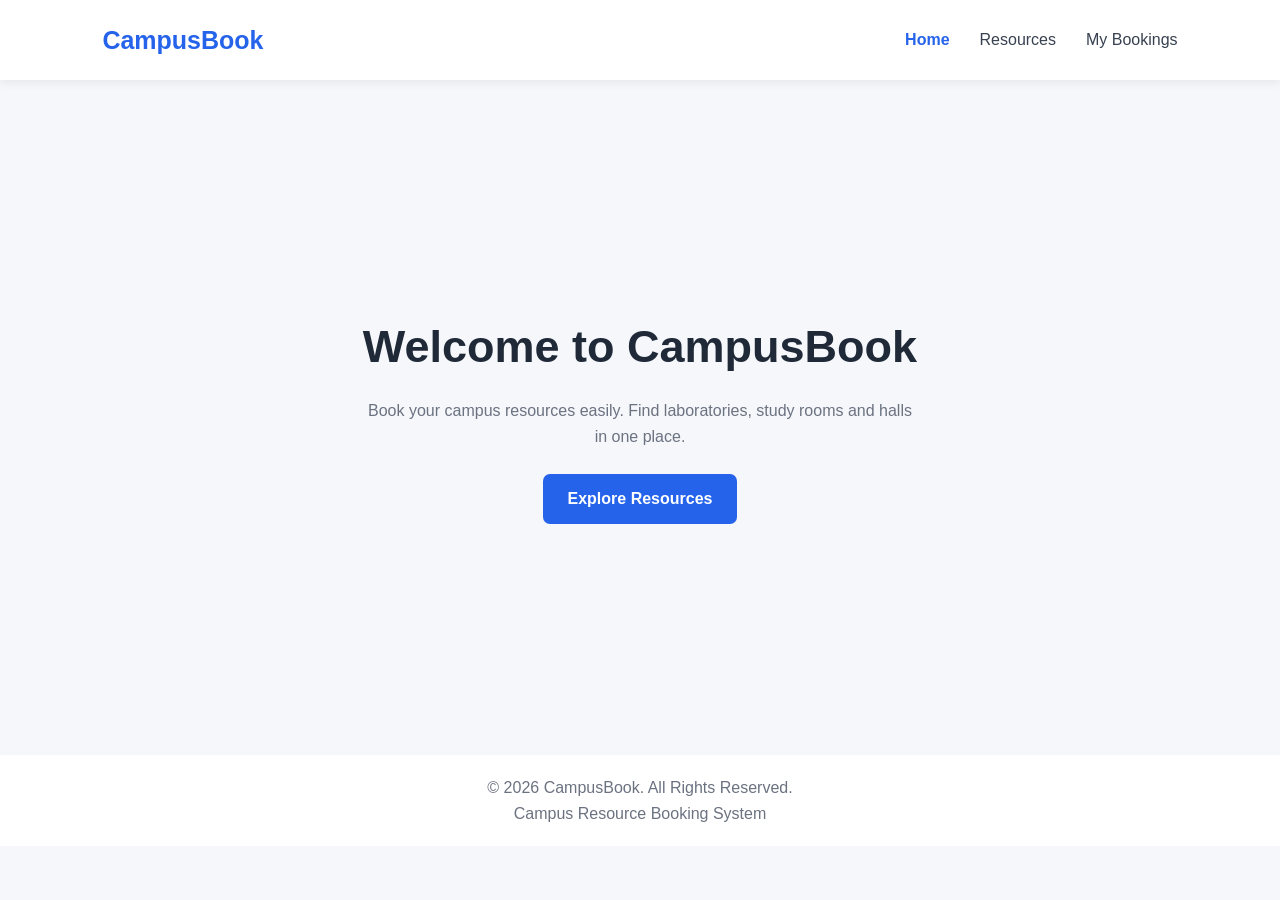
<file: index.html>
<!DOCTYPE html>
<html lang="en">

<head>
    <meta charset="UTF-8">
    <meta name="viewport" content="width=device-width, initial-scale=1.0">

    <title>CampusBook | Campus Resource Booking</title>

    <link rel="stylesheet" href="css/style.css">
</head>

<body>

    <!-- Navigation Bar -->
        <div id="navbar"></div>


    <!-- Main Content -->
    <main>

        <section class="hero">

            <h1>Welcome to CampusBook</h1>

            <p>
                Book your campus resources easily.
                Find laboratories, study rooms and halls
                in one place.
            </p>

            <a href="resources.html" class="btn">
                Explore Resources
            </a>

        </section>

    </main>


    <!-- Footer -->
        <div id="footer"></div>

    <script src="js/data.js"></script>
    <script src="js/storage.js"></script>
    <script src="js/timeutils.js"></script>

    <script src="js/data.js"></script>
<script src="js/storage.js"></script>
<script src="js/timeutils.js"></script>
<script src="js/ui.js"></script>

</body>

</html>
</file>
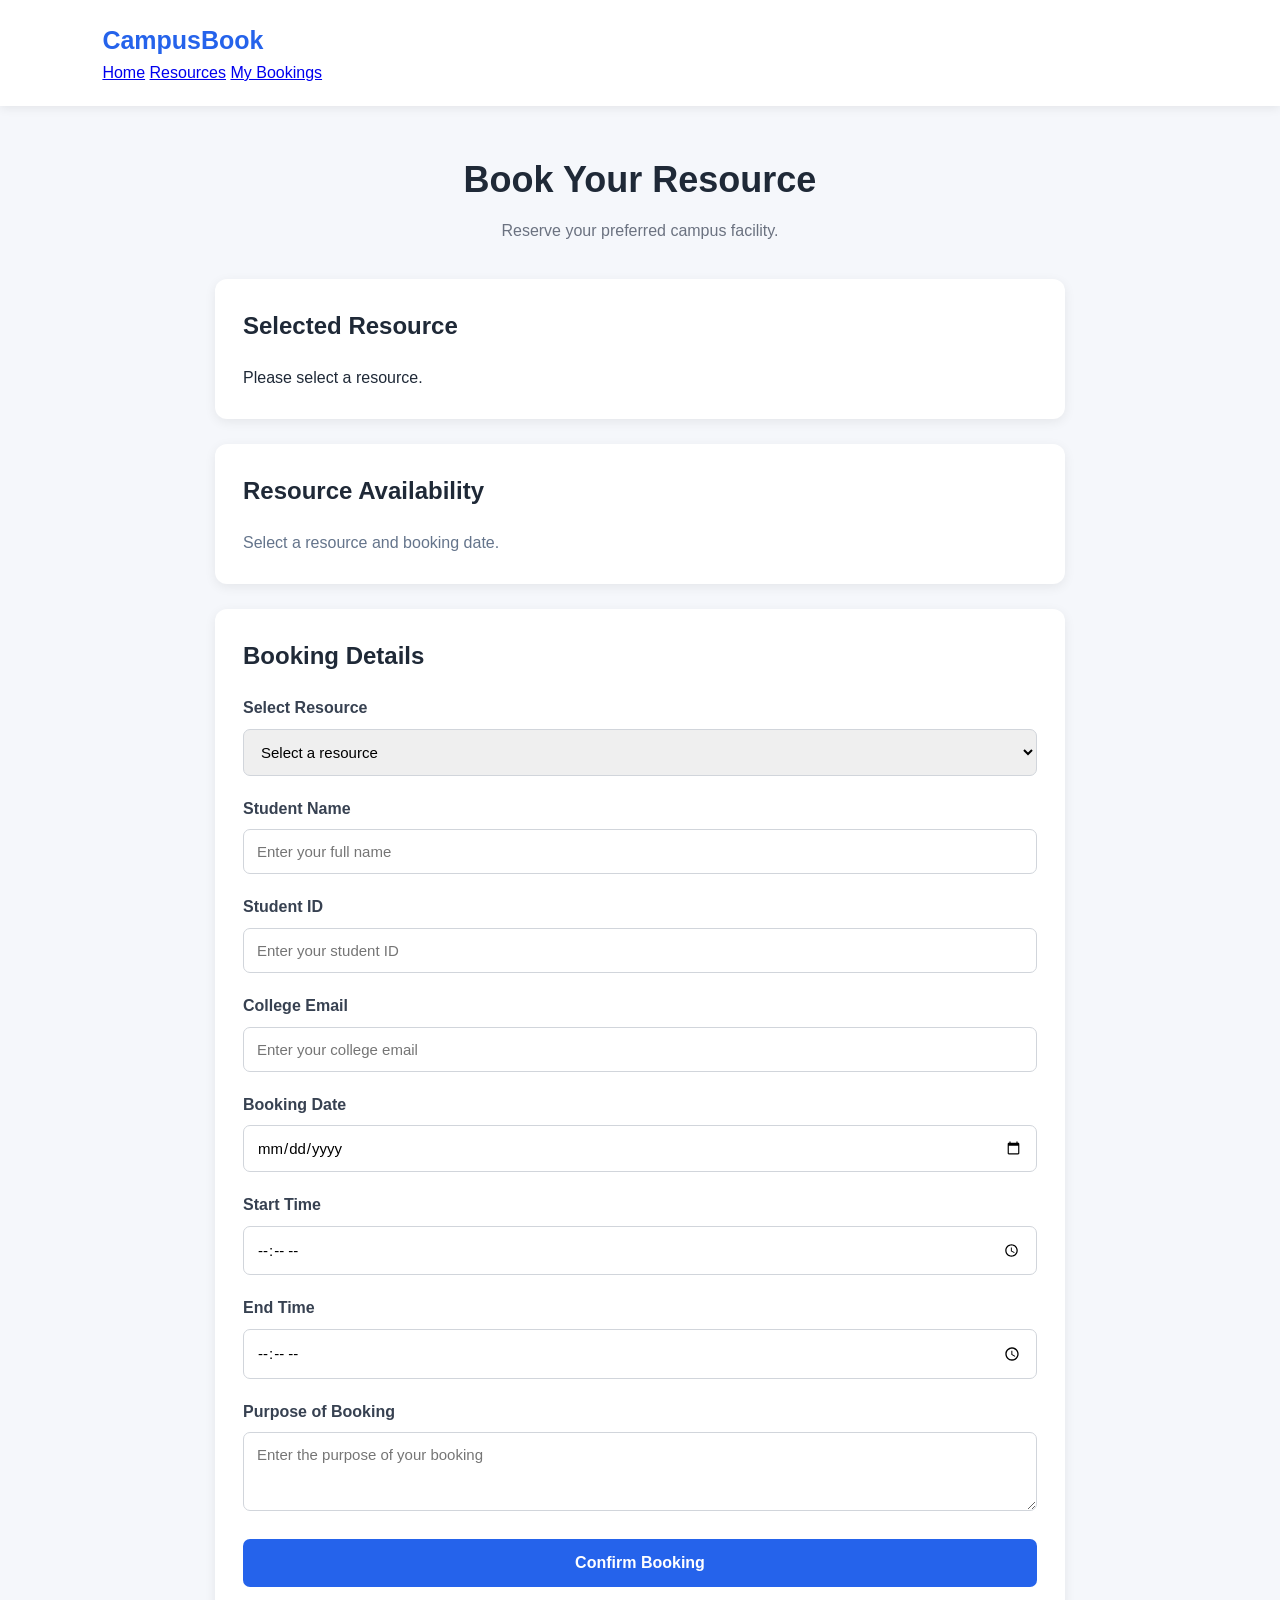
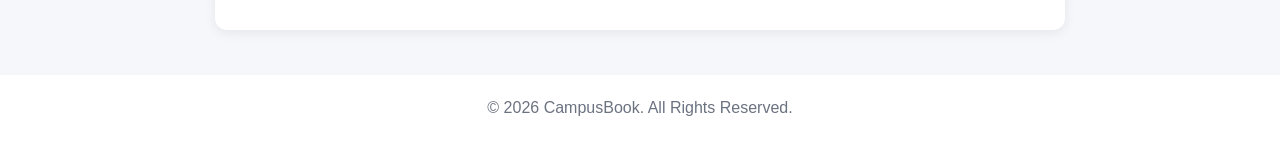
<file: book.html>
<!DOCTYPE html>
<html lang="en">

<head>
    <meta charset="UTF-8">
    <meta name="viewport" content="width=device-width, initial-scale=1.0">

    <title>Book Resource | CampusBook</title>

    <link rel="stylesheet" href="css/style.css">
</head>

<body>

    <!-- NAVBAR -->

    <header class="navbar">

        <div class="nav-container">

            <a href="index.html" class="logo">
                CampusBook
            </a>

            <nav>
                <a href="index.html">Home</a>
                <a href="resources.html">Resources</a>
                <a href="my-bookings.html">My Bookings</a>
            </nav>

        </div>

    </header>


    <!-- BOOKING PAGE -->

    <main class="booking-container">

        <section class="booking-heading">

            <h1>Book Your Resource</h1>

            <p>
                Reserve your preferred campus facility.
            </p>

        </section>


        <!-- SELECTED RESOURCE -->

        <section class="selected-resource">

            <h2>Selected Resource</h2>

            <div id="resourceDetails">

                <p>Loading resource information...</p>

            </div>

        </section>

        <!-- RESOURCE AVAILABILITY -->

<section class="selected-resource">

    <h2>Resource Availability</h2>

    <div id="availabilityStatus">
        <p>Select a resource, date and time to check availability.</p>
    </div>

    <div id="bookedSlots"></div>

</section>




        <!-- BOOKING FORM -->

        <section class="booking-form-section">

            <h2>Booking Details</h2>

            <form id="bookingForm">

                <!-- Resource -->

                <div class="form-group">

                    <label for="resourceSelect">
                        Select Resource
                    </label>

                    <select id="resourceSelect" required>

                        <option value="">
                            Select a resource
                        </option>

                    </select>

                </div>


                <!-- Student Name -->

                <div class="form-group">

                    <label for="studentName">
                        Student Name
                    </label>

                    <input
                        type="text"
                        id="studentName"
                        placeholder="Enter your full name"
                        required
                    >

                </div>


                <!-- Student ID -->

                <div class="form-group">

                    <label for="studentId">
                        Student ID
                    </label>

                    <input
                        type="text"
                        id="studentId"
                        placeholder="Enter your student ID"
                        required
                    >

                </div>


                <!-- Email -->

                <div class="form-group">

                    <label for="studentEmail">
                        College Email
                    </label>

                    <input
                        type="email"
                        id="studentEmail"
                        placeholder="Enter your college email"
                        required
                    >

                </div>


                <!-- Date -->

                <div class="form-group">

                    <label for="bookingDate">
                        Booking Date
                    </label>

                    <input
                        type="date"
                        id="bookingDate"
                        required
                    >

                </div>


                <!-- Start Time -->

                <div class="form-group">

                    <label for="startTime">
                        Start Time
                    </label>

                    <input
                        type="time"
                        id="startTime"
                        required
                    >

                </div>


                <!-- End Time -->

                <div class="form-group">

                    <label for="endTime">
                        End Time
                    </label>

                    <input
                        type="time"
                        id="endTime"
                        required
                    >

                </div>


                <!-- Purpose -->

                <div class="form-group">

                    <label for="purpose">
                        Purpose of Booking
                    </label>

                    <textarea
                        id="purpose"
                        rows="3"
                        placeholder="Enter the purpose of your booking"
                        required
                    ></textarea>

                </div>


                <!-- Submit -->

                <button type="submit" class="btn">
                    Confirm Booking
                </button>


                <!-- Message -->

                <div id="bookingMessage"></div>

            </form>

        </section>

    </main>


    <!-- FOOTER -->

    <footer class="footer">

        <p>
            © 2026 CampusBook. All Rights Reserved.
        </p>

    </footer>


    <!-- JAVASCRIPT FILES -->

    <script src="js/data.js"></script>
    <script src="js/storage.js"></script>
    <script src="js/timeutils.js"></script>
    <script src="js/ui.js"></script>
    <script src="js/booking.js"></script>

</body>

</html>
</file>
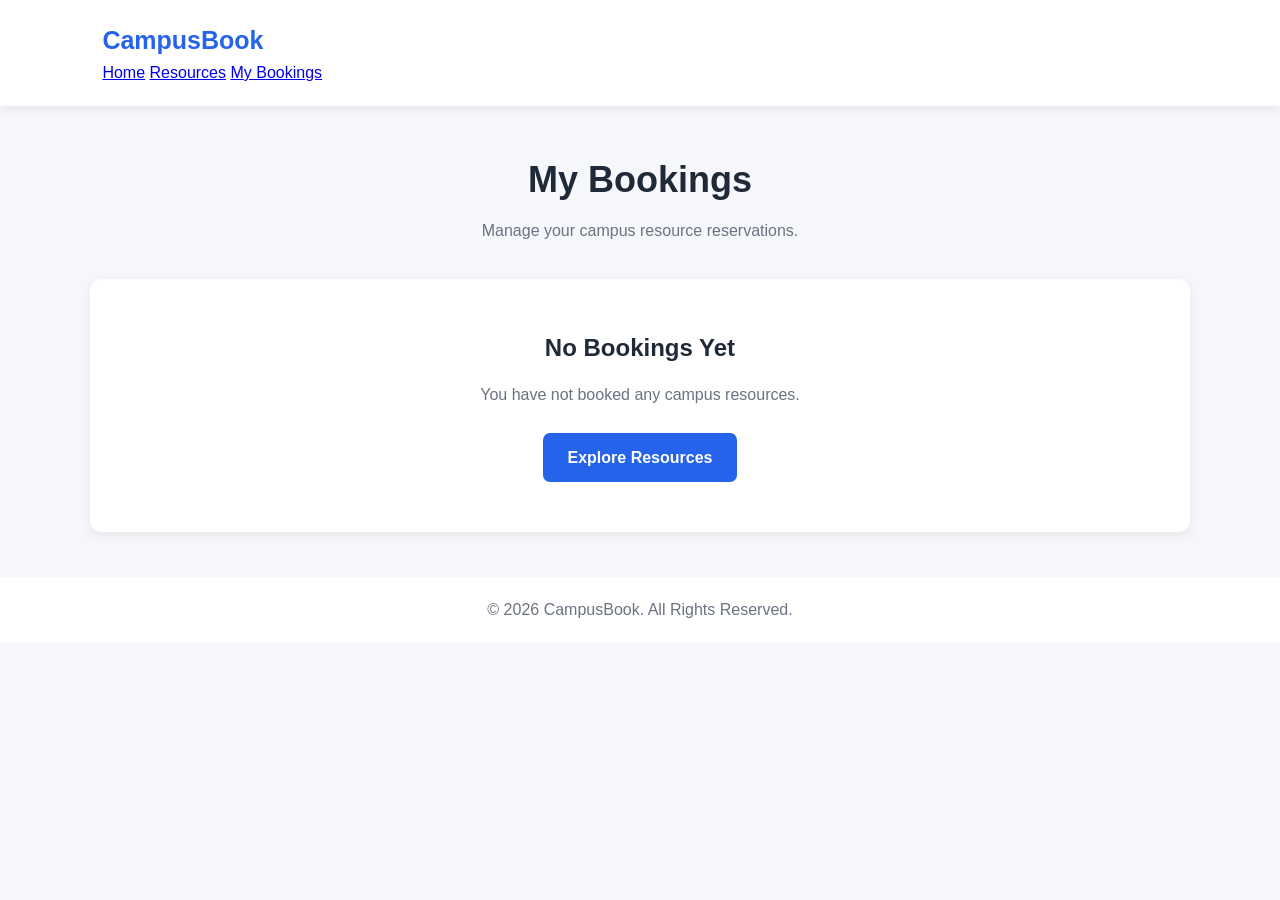
<file: my-bookings.html>
<!DOCTYPE html>
<html lang="en">

<head>
    <meta charset="UTF-8">
    <meta name="viewport" content="width=device-width, initial-scale=1.0">

    <title>My Bookings | CampusBook</title>

    <link rel="stylesheet" href="css/style.css">
</head>

<body>

    <!-- NAVBAR -->

    <header class="navbar">

        <div class="nav-container">

            <a href="index.html" class="logo">CampusBook</a>

            <nav>
                <a href="index.html">Home</a>
                <a href="resources.html">Resources</a>
                <a href="my-bookings.html" class="active">My Bookings</a>
            </nav>

        </div>

    </header>


    <!-- MAIN CONTENT -->

    <main class="my-bookings-container">

        <section class="my-bookings-heading">

            <h1>My Bookings</h1>

            <p>Manage your campus resource reservations.</p>

        </section>


        <!-- BOOKING LIST -->

        <section id="bookingList" class="booking-list">

            <p>Loading your bookings...</p>

        </section>

    </main>


    <!-- FOOTER -->

    <footer class="footer">

        <p>© 2026 CampusBook. All Rights Reserved.</p>

    </footer>


    <!-- JAVASCRIPT -->

    <script src="js/data.js"></script>
    <script src="js/storage.js"></script>
    <script src="js/my-bookings.js"></script>

</body>

</html>
</file>
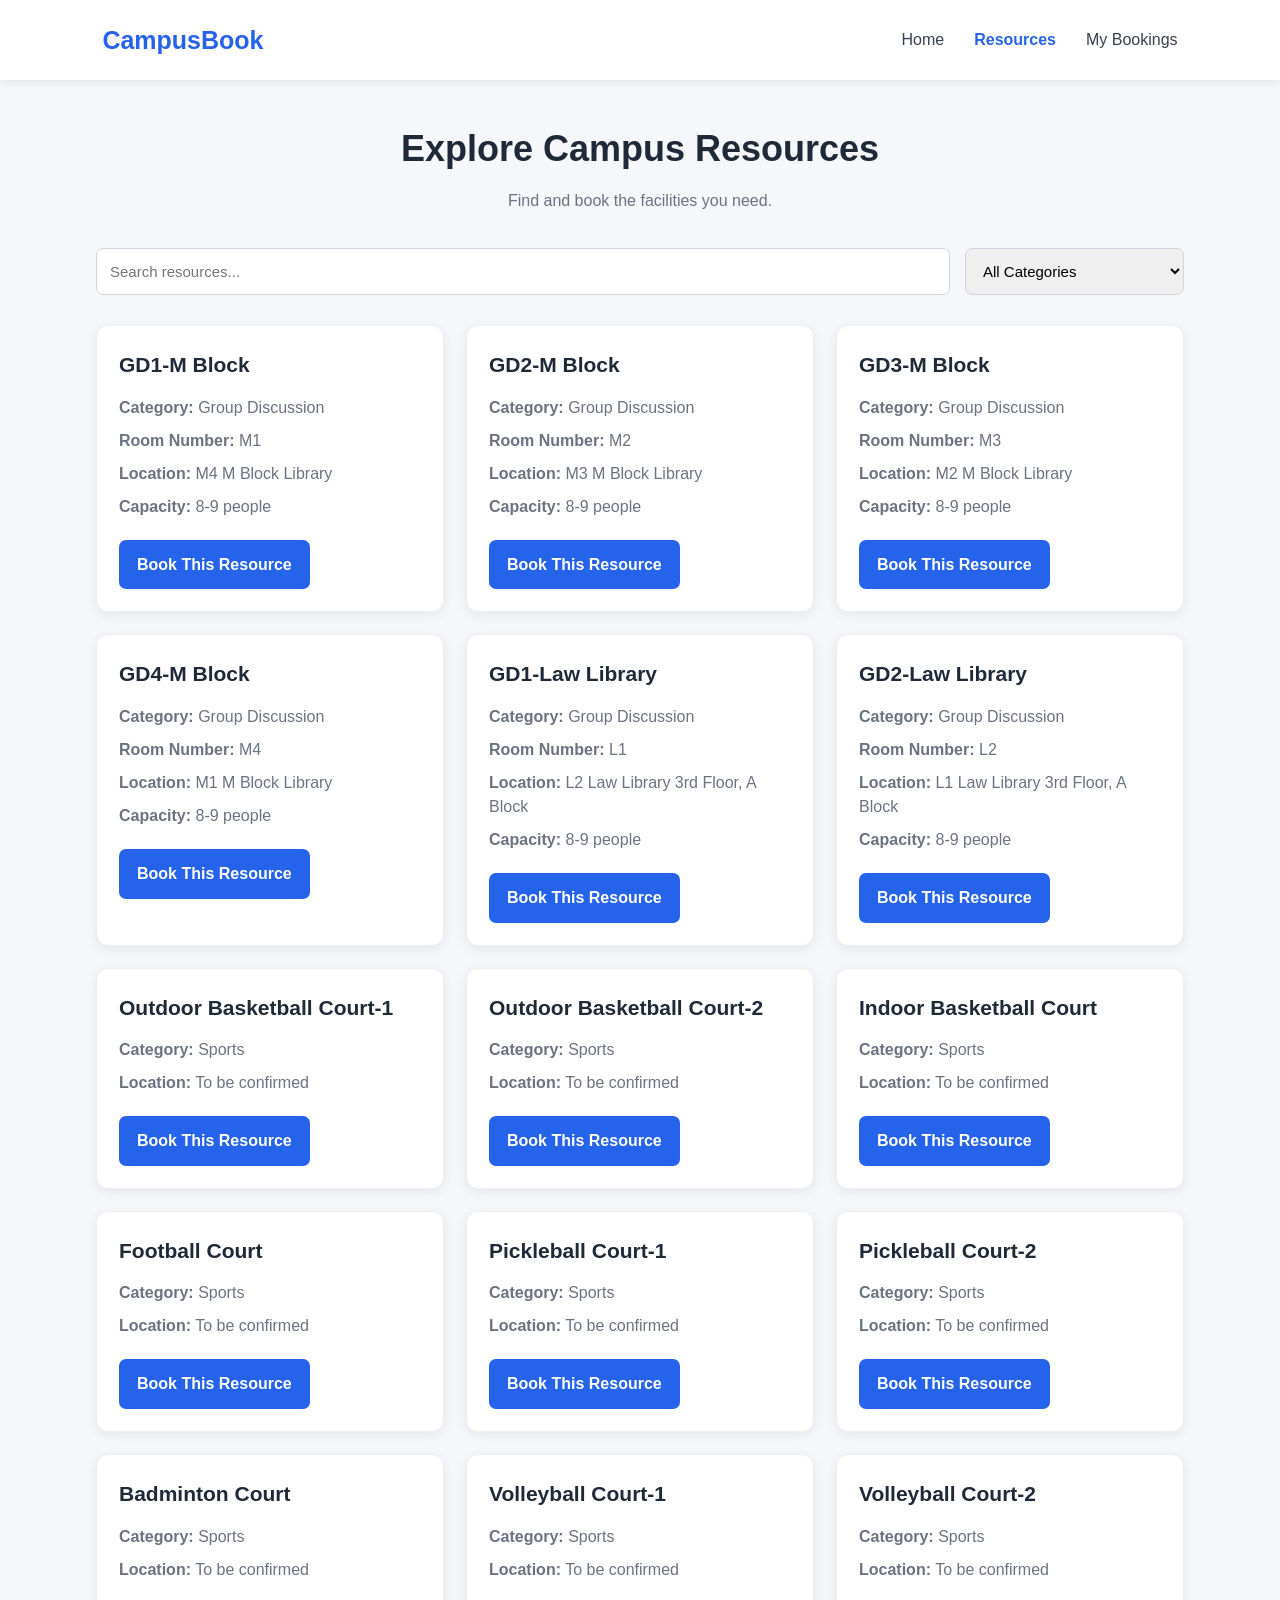
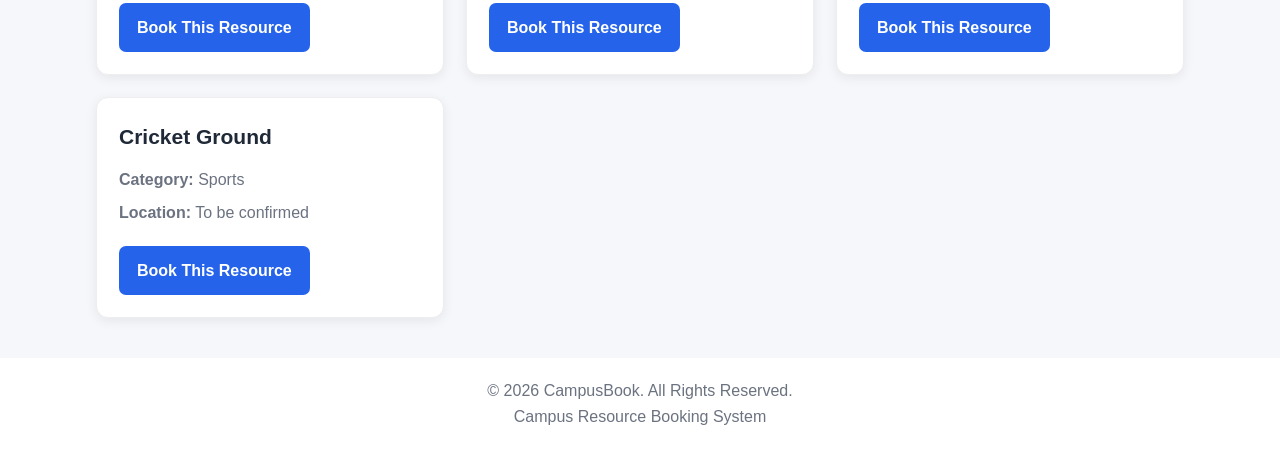
<file: resources.html>
<!DOCTYPE html>

<html lang="en">

<head>     <meta charset="UTF-8">     <meta name="viewport" content="width=device-width, initial-scale=1.0">
<title>Resources | CampusBook</title>

<link rel="stylesheet" href="css/style.css">

</head>

<body>

<div id="navbar"></div>

<main class="container">

    <section class="resources-header">

        <h1>Explore Campus Resources</h1>

        <p>Find and book the facilities you need.</p>

    </section>


    <!-- Search and Filter -->
<!-- Search and Filter -->

<section class="resource-controls">

    <input
        type="text"
        id="searchInput"
        placeholder="Search resources..."
    >

    <select id="categoryFilter">

        <option value="all">All Categories</option>

        <option value="Group Discussion">
            Group Discussion Rooms
        </option>

        <option value="Sports">
            Sports Facilities
        </option>

    </select>

</section>


    <!-- Resource Cards -->

    <section id="resourceGrid" class="resource-grid">

    </section>

</main>

<div id="footer"></div>


<!-- JavaScript Files -->

<script src="js/data.js"></script>
<script src="js/storage.js"></script>
<script src="js/timeutils.js"></script>
<script src="js/ui.js"></script>
<script src="js/resources.js"></script>

</body>

</html>
</file>
<file: css/style.css>
/* =================================
   CAMPUSBOOK - GLOBAL STYLES
================================= */

/* Remove default spacing */

* {
    margin: 0;
    padding: 0;
    box-sizing: border-box;
}


/* Body */

body {
    font-family: Arial, sans-serif;
    background-color: #f5f7fb;
    color: #1f2937;
    line-height: 1.6;
}


/* Navigation Bar */

.navbar {
    display: flex;
    justify-content: space-between;
    align-items: center;

    padding: 20px 8%;

    background-color: #ffffff;
    box-shadow: 0 2px 10px rgba(0, 0, 0, 0.08);
}


.logo {
    font-size: 25px;
    font-weight: bold;
    color: #2563eb;
}


.nav-links {
    display: flex;
    gap: 30px;
    list-style: none;
}


.nav-links a {
    text-decoration: none;
    color: #374151;
    font-weight: 500;
}


.nav-links a:hover {
    color: #2563eb;
}


/* Hero Section */

.hero {
    min-height: 75vh;

    display: flex;
    flex-direction: column;

    justify-content: center;
    align-items: center;

    text-align: center;
    padding: 30px;
}


.hero h1 {
    font-size: 45px;
    margin-bottom: 15px;
}


.hero p {
    max-width: 550px;
    margin-bottom: 25px;
    color: #6b7280;
}


/* Buttons */

.btn {
    display: inline-block;

    padding: 12px 25px;

    background-color: #2563eb;
    color: white;

    text-decoration: none;
    border-radius: 7px;

    font-weight: bold;
}


.btn:hover {
    background-color: #1d4ed8;
}


/* Footer */

footer {
    text-align: center;
    padding: 20px;

    background-color: #ffffff;
    color: #6b7280;
}


/* Responsive Design */

@media (max-width: 600px) {

    .navbar {
        flex-direction: column;
        gap: 15px;
    }

    .nav-links {
        gap: 15px;
    }

    .hero h1 {
        font-size: 32px;
    }

}

/* Active Navigation Link */

.nav-links a.active {
    color: #2563eb;
    font-weight: bold;
}

/* Logo Link */

.logo {
    text-decoration: none;
}

/* Shared Footer */

.footer {
    text-align: center;
    padding: 20px;
    background-color: #ffffff;
    color: #6b7280;
}

/* ========================================
   CAMPUSBOOK - ORIGINAL RESOURCE CARD DESIGN
======================================== */

/* Resources container */

.container {
    width: 85%;
    max-width: 1200px;
    margin: 40px auto;
}

/* Resources heading */

.resources-header {
    text-align: center;
    margin-bottom: 35px;
}

.resources-header h1 {
    font-size: 36px;
    color: #1f2937;
    margin-bottom: 10px;
}

.resources-header p {
    color: #6b7280;
}

/* Search and filter */

.resource-controls {
    display: flex;
    gap: 15px;
    margin-bottom: 30px;
}

.resource-controls input,
.resource-controls select {
    padding: 13px;
    border: 1px solid #d1d5db;
    border-radius: 7px;
    font-size: 15px;
}

.resource-controls input {
    flex: 1;
}

.resource-controls select {
    min-width: 190px;
}

/* Resource grid */

.resource-grid {
    display: grid !important;
    grid-template-columns: repeat(3, minmax(0, 1fr));
    gap: 22px;
    align-items: stretch;
}

/* Resource cards */

.resource-card {
    background: #ffffff;
    padding: 22px;
    border-radius: 12px;
    border: 1px solid #eeeeee;

    box-shadow: 0 3px 12px rgba(0, 0, 0, 0.07);

    transition: transform 0.2s, box-shadow 0.2s;
}

.resource-card:hover {
    transform: translateY(-4px);
    box-shadow: 0 6px 18px rgba(0, 0, 0, 0.12);
}

.resource-card h2 {
    font-size: 21px;
    color: #1f2937;
    margin-bottom: 14px;
}

.resource-card p {
    color: #6b7280;
    margin-bottom: 9px;
    line-height: 1.5;
}

/* Booking button */

.resource-card .btn {
    display: inline-block;
    margin-top: 12px;

    background: #2563eb;
    color: #ffffff;

    padding: 12px 18px;
    border-radius: 7px;

    text-decoration: none;
    font-weight: 600;

    transition: background 0.2s;
}

.resource-card .btn:hover {
    background: #1d4ed8;
}

/* No results */

.no-results {
    text-align: center;
    padding: 30px;
    color: #6b7280;
}

/* Tablet */

@media (max-width: 900px) {
    .resource-grid {
        grid-template-columns: repeat(2, minmax(0, 1fr));
    }
}

/* Mobile */

@media (max-width: 600px) {
    .container {
        width: 92%;
    }

    .resource-grid {
        grid-template-columns: 1fr;
    }

    .resource-controls {
        flex-direction: column;
    }
}

/* =====================================
   BOOKING PAGE
===================================== */

.booking-container {
    width: 90%;
    max-width: 850px;
    margin: 45px auto;
}

.booking-heading {
    text-align: center;
    margin-bottom: 35px;
}

.booking-heading h1 {
    font-size: 36px;
    color: #1f2937;
}

.booking-heading p {
    color: #6b7280;
    margin-top: 10px;
}

.selected-resource,
.booking-form-section {
    background: white;
    padding: 28px;
    border-radius: 12px;
    margin-bottom: 25px;
    box-shadow: 0 3px 12px rgba(0,0,0,0.07);
}

.selected-resource h2,
.booking-form-section h2 {
    margin-bottom: 20px;
    color: #1f2937;
}

.form-group {
    margin-bottom: 20px;
}

.form-group label {
    display: block;
    font-weight: 600;
    margin-bottom: 8px;
    color: #374151;
}

.form-group input,
.form-group select,
.form-group textarea {
    width: 100%;
    padding: 13px;
    border: 1px solid #d1d5db;
    border-radius: 7px;
    font-size: 15px;
    box-sizing: border-box;
    font-family: inherit;
}

.form-group input:focus,
.form-group select:focus,
.form-group textarea:focus {
    outline: none;
    border-color: #2563eb;
}

.booking-form-section button {
    width: 100%;
    padding: 15px;
    border: none;
    border-radius: 7px;
    background: #2563eb;
    color: white;
    font-size: 16px;
    font-weight: 600;
    cursor: pointer;
}

.booking-form-section button:hover {
    background: #1d4ed8;
}

#bookingMessage {
    margin-top: 15px;
    font-weight: 600;
}

@media (max-width: 600px) {

    .booking-container {
        width: 92%;
    }

    .booking-heading h1 {
        font-size: 28px;
    }

    .selected-resource,
    .booking-form-section {
        padding: 20px;
    }

}

/* ========================================
   MY BOOKINGS PAGE
======================================== */

.my-bookings-container {
    width: 90%;
    max-width: 1100px;
    margin: 45px auto;
}

.my-bookings-heading {
    text-align: center;
    margin-bottom: 35px;
}

.my-bookings-heading h1 {
    font-size: 36px;
    color: #1f2937;
}

.my-bookings-heading p {
    color: #6b7280;
    margin-top: 10px;
}

.booking-list {
    display: grid;
    grid-template-columns: repeat(2, minmax(0, 1fr));
    gap: 22px;
}

.booking-card {
    background: white;
    padding: 25px;
    border-radius: 12px;
    box-shadow: 0 3px 12px rgba(0,0,0,0.07);
}

.booking-card h2 {
    font-size: 21px;
    color: #1f2937;
}

.booking-card p {
    color: #6b7280;
    margin-top: 12px;
    line-height: 1.5;
}

.booking-card-header {
    display: flex;
    justify-content: space-between;
    align-items: center;
    gap: 10px;
    margin-bottom: 15px;
}

.booking-status {
    background: #d1fae5;
    color: #047857;
    padding: 7px 12px;
    border-radius: 20px;
    font-size: 13px;
    font-weight: 600;
}

.cancel-booking-btn {
    margin-top: 20px;
    padding: 11px 18px;
    background: #dc2626;
    color: white;
    border: none;
    border-radius: 7px;
    cursor: pointer;
    font-weight: 600;
}

.cancel-booking-btn:hover {
    background: #b91c1c;
}

.empty-bookings {
    grid-column: 1 / -1;
    background: white;
    padding: 50px 20px;
    border-radius: 12px;
    text-align: center;
    box-shadow: 0 3px 12px rgba(0,0,0,0.07);
}

.empty-bookings p {
    margin: 15px 0 25px;
    color: #6b7280;
}

@media (max-width: 700px) {

    .booking-list {
        grid-template-columns: 1fr;
    }

    .my-bookings-heading h1 {
        font-size: 28px;
    }

}
</file>
